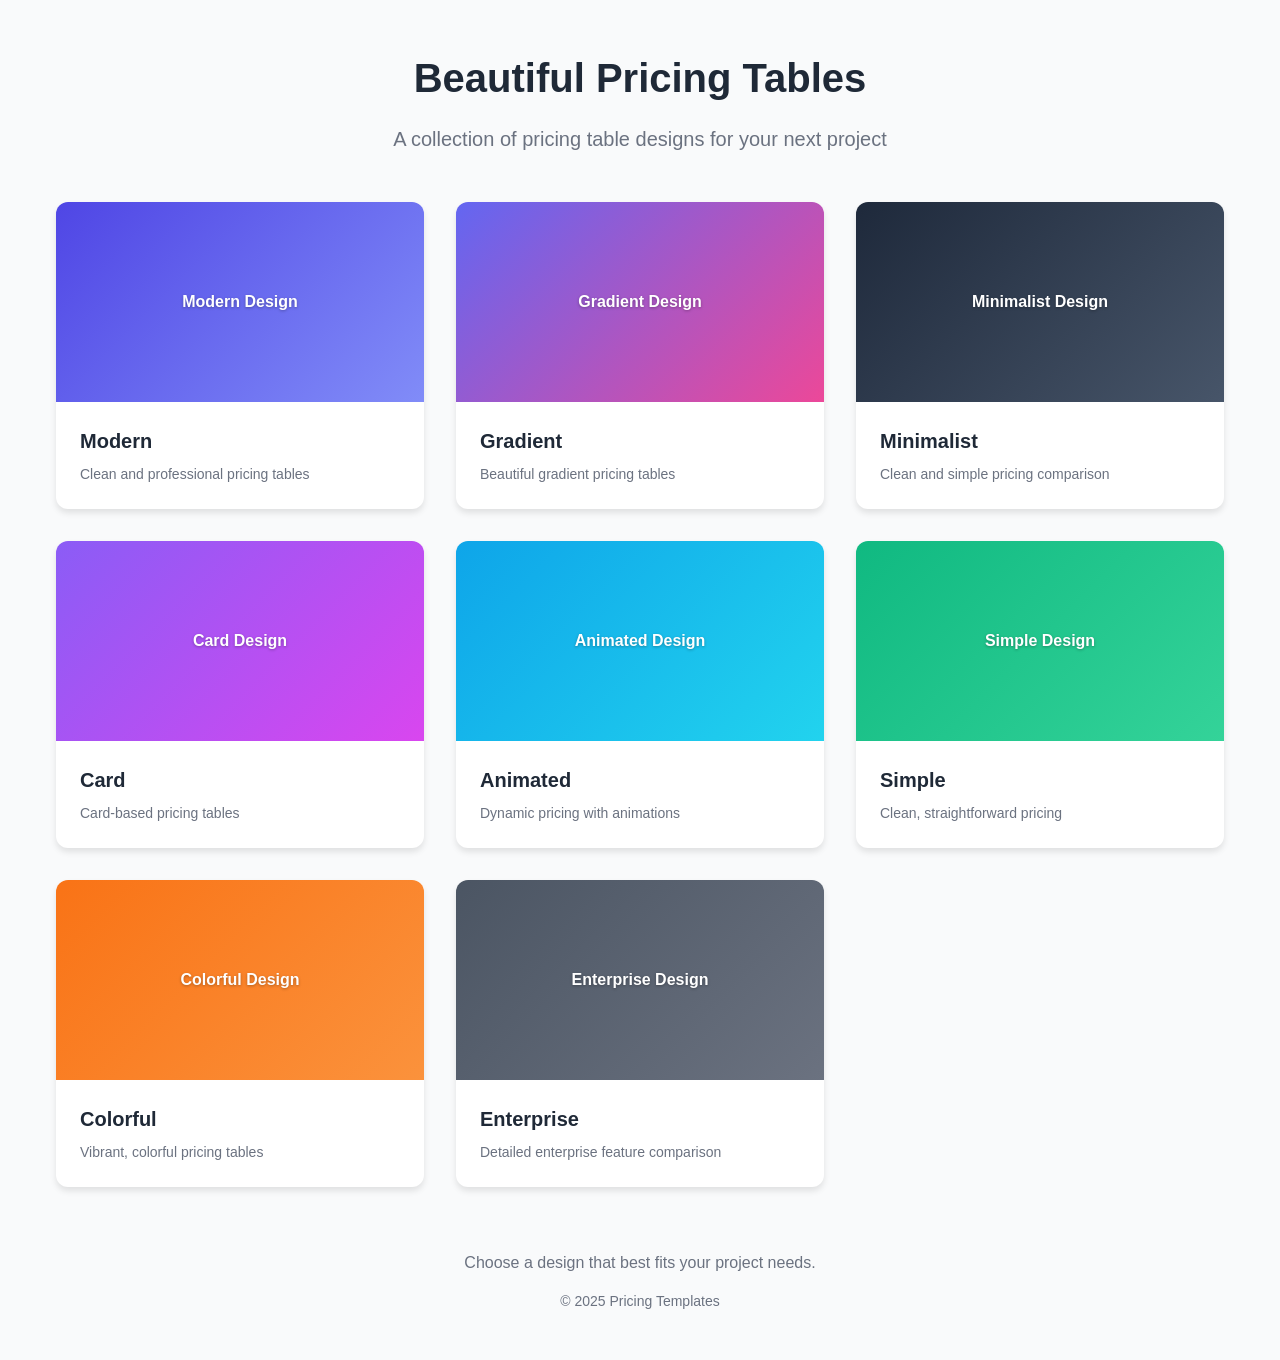
<file: app/demo/price-palette-perfect/index.html>
<!DOCTYPE html>
<html lang="en">
<head>
  <meta charset="UTF-8">
  <meta name="viewport" content="width=device-width, initial-scale=1.0">
  <title>Pricing Table Templates</title>
  <link rel="stylesheet" href="styles.css">
</head>
<body>
  <div class="container">
    <header class="main-header">
      <h1>Beautiful Pricing Tables</h1>
      <p>A collection of pricing table designs for your next project</p>
    </header>

    <div class="template-grid">
      <a href="modern/index.html" class="template-card">
        <div class="card-preview">
          <div class="preview-image preview-modern">Modern Design</div>
        </div>
        <div class="card-info">
          <h3>Modern</h3>
          <p>Clean and professional pricing tables</p>
        </div>
      </a>
      
      <a href="gradient/index.html" class="template-card">
        <div class="card-preview">
          <div class="preview-image preview-gradient">Gradient Design</div>
        </div>
        <div class="card-info">
          <h3>Gradient</h3>
          <p>Beautiful gradient pricing tables</p>
        </div>
      </a>
      
      <a href="minimalist/index.html" class="template-card">
        <div class="card-preview">
          <div class="preview-image preview-minimalist">Minimalist Design</div>
        </div>
        <div class="card-info">
          <h3>Minimalist</h3>
          <p>Clean and simple pricing comparison</p>
        </div>
      </a>
      
      <a href="card/index.html" class="template-card">
        <div class="card-preview">
          <div class="preview-image preview-card">Card Design</div>
        </div>
        <div class="card-info">
          <h3>Card</h3>
          <p>Card-based pricing tables</p>
        </div>
      </a>
      
      <a href="animated/index.html" class="template-card">
        <div class="card-preview">
          <div class="preview-image preview-animated">Animated Design</div>
        </div>
        <div class="card-info">
          <h3>Animated</h3>
          <p>Dynamic pricing with animations</p>
        </div>
      </a>
      
      <a href="simple/index.html" class="template-card">
        <div class="card-preview">
          <div class="preview-image preview-simple">Simple Design</div>
        </div>
        <div class="card-info">
          <h3>Simple</h3>
          <p>Clean, straightforward pricing</p>
        </div>
      </a>
      
      <a href="colorful/index.html" class="template-card">
        <div class="card-preview">
          <div class="preview-image preview-colorful">Colorful Design</div>
        </div>
        <div class="card-info">
          <h3>Colorful</h3>
          <p>Vibrant, colorful pricing tables</p>
        </div>
      </a>
      
      <a href="enterprise/index.html" class="template-card">
        <div class="card-preview">
          <div class="preview-image preview-enterprise">Enterprise Design</div>
        </div>
        <div class="card-info">
          <h3>Enterprise</h3>
          <p>Detailed enterprise feature comparison</p>
        </div>
      </a>
    </div>

    <footer class="main-footer">
      <p>Choose a design that best fits your project needs.</p>
      <p class="copyright">© 2025 Pricing Templates</p>
    </footer>
  </div>
</body>
</html>
</file>
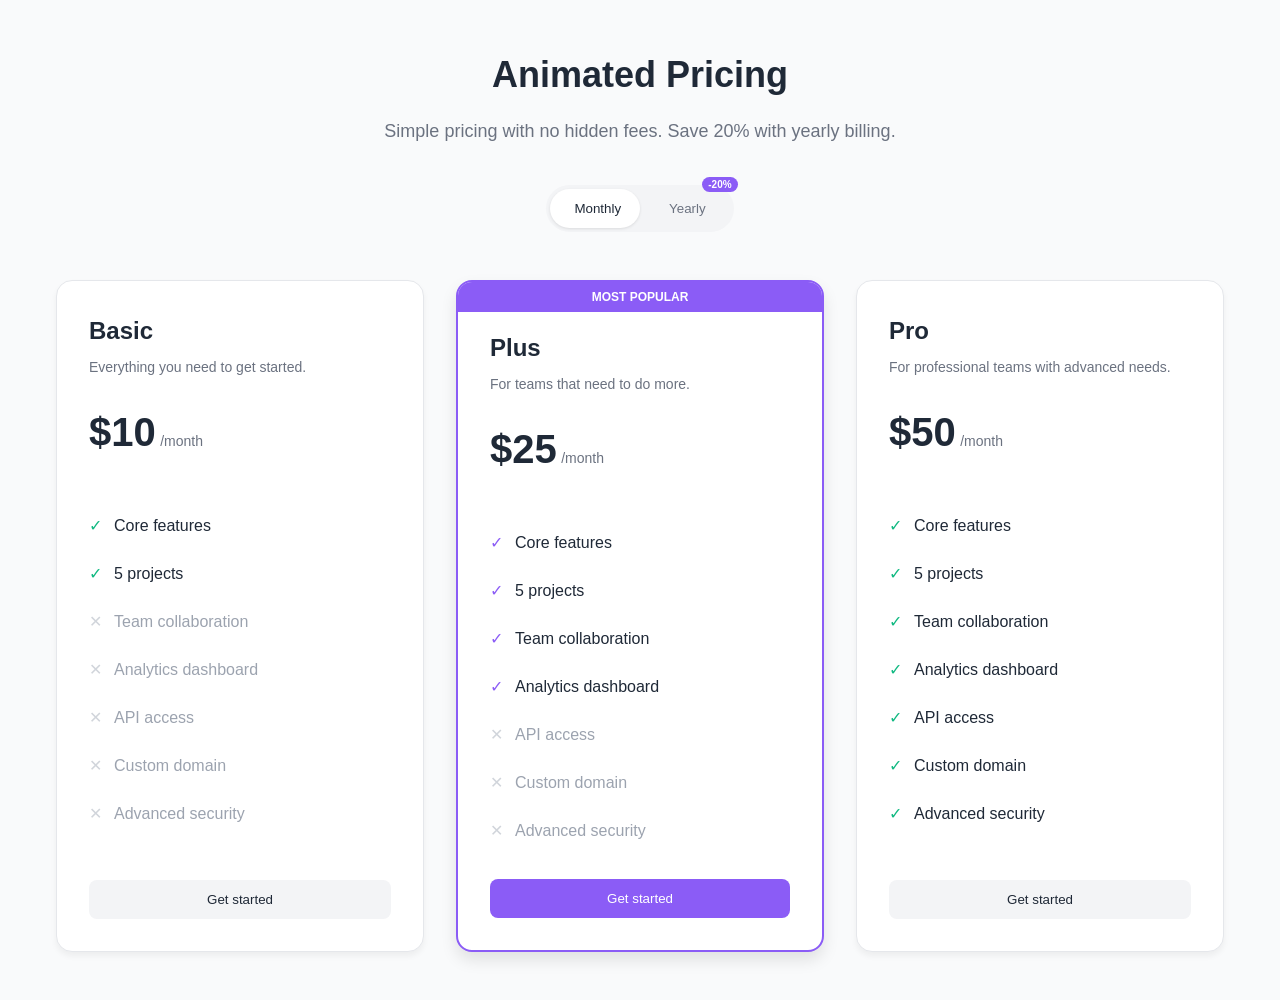
<file: app/demo/price-palette-perfect/animated/index.html>
<!DOCTYPE html>
<html lang="en">
<head>
  <meta charset="UTF-8">
  <meta name="viewport" content="width=device-width, initial-scale=1.0">
  <title>Animated Pricing Table</title>
  <link rel="stylesheet" href="styles.css">
</head>
<body>
  <div class="container">
    <div class="header">
      <h1>Animated Pricing</h1>
      <p>Simple pricing with no hidden fees. Save 20% with yearly billing.</p>
    </div>

    <div class="billing-toggle">
      <button class="toggle-option active" data-interval="monthly">Monthly</button>
      <button class="toggle-option" data-interval="yearly">Yearly <span class="discount">-20%</span></button>
      <div class="toggle-slider"></div>
    </div>

    <div class="pricing-table">
      <div class="pricing-card" data-aos="fade-up" data-aos-delay="100">
        <div class="card-header">
          <h3>Basic</h3>
          <p>Everything you need to get started.</p>
          <div class="price" data-monthly="$10" data-yearly="$8">
            <span class="amount">$10</span>
            <span class="period">/month</span>
          </div>
        </div>
        <div class="card-content">
          <ul class="features">
            <li class="feature">
              <span class="check-icon">✓</span>
              <span>Core features</span>
            </li>
            <li class="feature">
              <span class="check-icon">✓</span>
              <span>5 projects</span>
            </li>
            <li class="feature inactive">
              <span class="cross-icon">✕</span>
              <span>Team collaboration</span>
            </li>
            <li class="feature inactive">
              <span class="cross-icon">✕</span>
              <span>Analytics dashboard</span>
            </li>
            <li class="feature inactive">
              <span class="cross-icon">✕</span>
              <span>API access</span>
            </li>
            <li class="feature inactive">
              <span class="cross-icon">✕</span>
              <span>Custom domain</span>
            </li>
            <li class="feature inactive">
              <span class="cross-icon">✕</span>
              <span>Advanced security</span>
            </li>
          </ul>
        </div>
        <div class="card-footer">
          <button class="button">Get started</button>
        </div>
      </div>

      <div class="pricing-card popular" data-aos="fade-up" data-aos-delay="200">
        <div class="popular-badge">MOST POPULAR</div>
        <div class="card-header">
          <h3>Plus</h3>
          <p>For teams that need to do more.</p>
          <div class="price" data-monthly="$25" data-yearly="$20">
            <span class="amount">$25</span>
            <span class="period">/month</span>
          </div>
        </div>
        <div class="card-content">
          <ul class="features">
            <li class="feature">
              <span class="check-icon popular">✓</span>
              <span>Core features</span>
            </li>
            <li class="feature">
              <span class="check-icon popular">✓</span>
              <span>5 projects</span>
            </li>
            <li class="feature">
              <span class="check-icon popular">✓</span>
              <span>Team collaboration</span>
            </li>
            <li class="feature">
              <span class="check-icon popular">✓</span>
              <span>Analytics dashboard</span>
            </li>
            <li class="feature inactive">
              <span class="cross-icon">✕</span>
              <span>API access</span>
            </li>
            <li class="feature inactive">
              <span class="cross-icon">✕</span>
              <span>Custom domain</span>
            </li>
            <li class="feature inactive">
              <span class="cross-icon">✕</span>
              <span>Advanced security</span>
            </li>
          </ul>
        </div>
        <div class="card-footer">
          <button class="button popular-button">Get started</button>
        </div>
      </div>

      <div class="pricing-card" data-aos="fade-up" data-aos-delay="300">
        <div class="card-header">
          <h3>Pro</h3>
          <p>For professional teams with advanced needs.</p>
          <div class="price" data-monthly="$50" data-yearly="$40">
            <span class="amount">$50</span>
            <span class="period">/month</span>
          </div>
        </div>
        <div class="card-content">
          <ul class="features">
            <li class="feature">
              <span class="check-icon">✓</span>
              <span>Core features</span>
            </li>
            <li class="feature">
              <span class="check-icon">✓</span>
              <span>5 projects</span>
            </li>
            <li class="feature">
              <span class="check-icon">✓</span>
              <span>Team collaboration</span>
            </li>
            <li class="feature">
              <span class="check-icon">✓</span>
              <span>Analytics dashboard</span>
            </li>
            <li class="feature">
              <span class="check-icon">✓</span>
              <span>API access</span>
            </li>
            <li class="feature">
              <span class="check-icon">✓</span>
              <span>Custom domain</span>
            </li>
            <li class="feature">
              <span class="check-icon">✓</span>
              <span>Advanced security</span>
            </li>
          </ul>
        </div>
        <div class="card-footer">
          <button class="button">Get started</button>
        </div>
      </div>
    </div>
  </div>

  <script>
    document.addEventListener('DOMContentLoaded', function() {
      const toggleOptions = document.querySelectorAll('.toggle-option');
      const toggleSlider = document.querySelector('.toggle-slider');
      const prices = document.querySelectorAll('.price');
      
      // Initialize with animations
      document.querySelectorAll('.pricing-card').forEach((card, index) => {
        setTimeout(() => {
          card.classList.add('show');
        }, 100 * index);
      });
      
      toggleOptions.forEach(option => {
        option.addEventListener('click', function() {
          const interval = this.dataset.interval;
          
          // Update toggle state
          toggleOptions.forEach(opt => opt.classList.remove('active'));
          this.classList.add('active');
          
          // Move the slider
          if (interval === 'yearly') {
            toggleSlider.style.transform = 'translateX(100%)';
          } else {
            toggleSlider.style.transform = 'translateX(0)';
          }
          
          // Update prices with animation
          prices.forEach(price => {
            const currentPrice = price.querySelector('.amount');
            const newPrice = price.dataset[interval];
            const period = interval === 'yearly' ? '/month, billed yearly' : '/month';
            
            // Animate price change
            currentPrice.style.transform = 'translateY(-20px)';
            currentPrice.style.opacity = '0';
            
            setTimeout(() => {
              currentPrice.textContent = newPrice;
              price.querySelector('.period').textContent = period;
              currentPrice.style.transform = 'translateY(0)';
              currentPrice.style.opacity = '1';
            }, 200);
          });
        });
      });
    });
  </script>
</body>
</html>
</file>
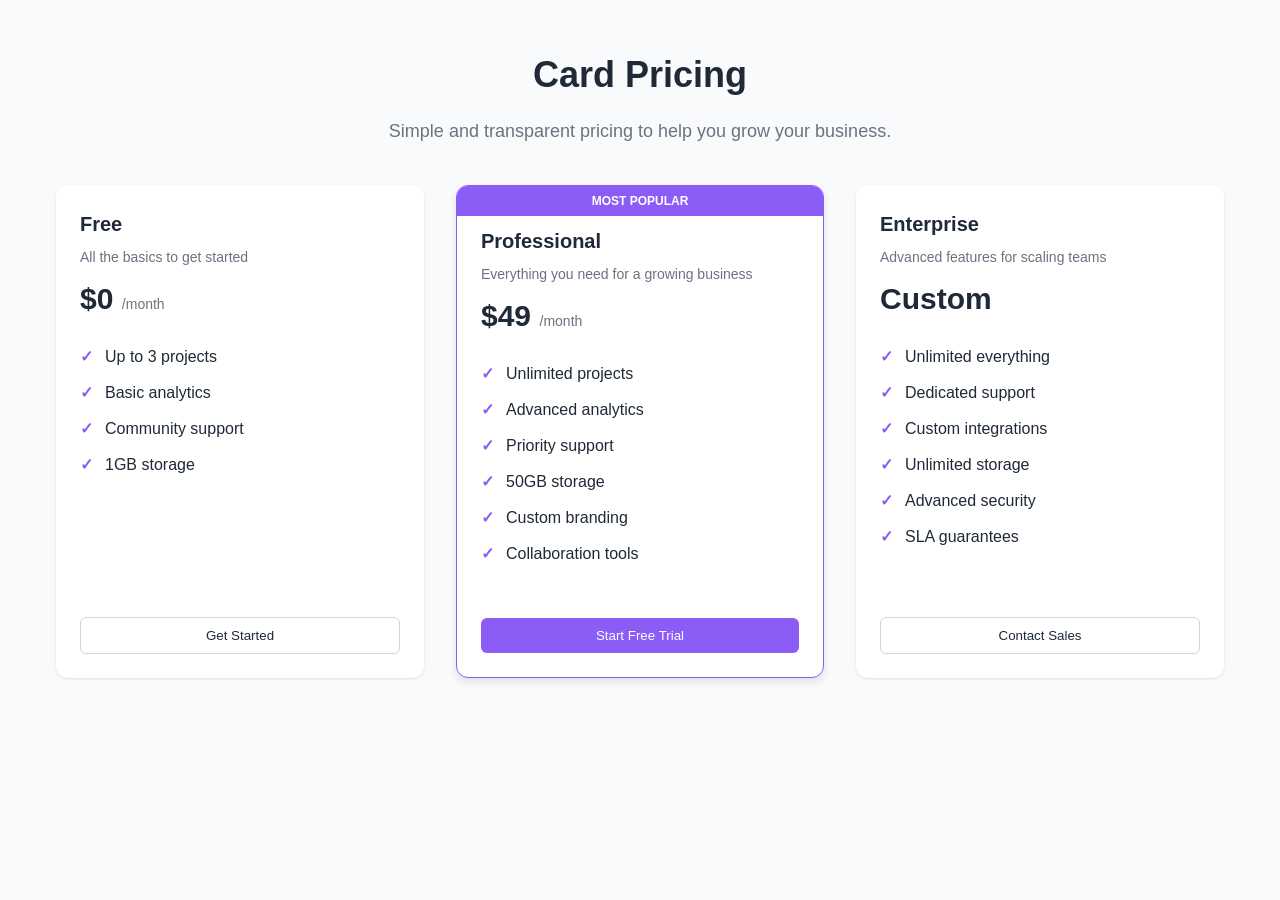
<file: app/demo/price-palette-perfect/card/index.html>
<!DOCTYPE html>
<html lang="en">
<head>
  <meta charset="UTF-8">
  <meta name="viewport" content="width=device-width, initial-scale=1.0">
  <title>Card Pricing Table</title>
  <link rel="stylesheet" href="styles.css">
</head>
<body>
  <div class="container">
    <div class="header">
      <h1>Card Pricing</h1>
      <p>Simple and transparent pricing to help you grow your business.</p>
    </div>

    <div class="pricing-table">
      <div class="pricing-card">
        <div class="card-header">
          <h3>Free</h3>
          <p>All the basics to get started</p>
          <div class="price">
            <span class="amount">$0</span>
            <span class="period">/month</span>
          </div>
        </div>
        <div class="card-content">
          <ul class="features">
            <li class="feature">
              <span class="check-icon">✓</span>
              <span>Up to 3 projects</span>
            </li>
            <li class="feature">
              <span class="check-icon">✓</span>
              <span>Basic analytics</span>
            </li>
            <li class="feature">
              <span class="check-icon">✓</span>
              <span>Community support</span>
            </li>
            <li class="feature">
              <span class="check-icon">✓</span>
              <span>1GB storage</span>
            </li>
          </ul>
        </div>
        <div class="card-footer">
          <button class="button button-outline">Get Started</button>
        </div>
      </div>

      <div class="pricing-card popular">
        <div class="popular-badge">MOST POPULAR</div>
        <div class="card-header">
          <h3>Professional</h3>
          <p>Everything you need for a growing business</p>
          <div class="price">
            <span class="amount">$49</span>
            <span class="period">/month</span>
          </div>
        </div>
        <div class="card-content">
          <ul class="features">
            <li class="feature">
              <span class="check-icon">✓</span>
              <span>Unlimited projects</span>
            </li>
            <li class="feature">
              <span class="check-icon">✓</span>
              <span>Advanced analytics</span>
            </li>
            <li class="feature">
              <span class="check-icon">✓</span>
              <span>Priority support</span>
            </li>
            <li class="feature">
              <span class="check-icon">✓</span>
              <span>50GB storage</span>
            </li>
            <li class="feature">
              <span class="check-icon">✓</span>
              <span>Custom branding</span>
            </li>
            <li class="feature">
              <span class="check-icon">✓</span>
              <span>Collaboration tools</span>
            </li>
          </ul>
        </div>
        <div class="card-footer">
          <button class="button button-primary">Start Free Trial</button>
        </div>
      </div>

      <div class="pricing-card">
        <div class="card-header">
          <h3>Enterprise</h3>
          <p>Advanced features for scaling teams</p>
          <div class="price">
            <span class="amount">Custom</span>
          </div>
        </div>
        <div class="card-content">
          <ul class="features">
            <li class="feature">
              <span class="check-icon">✓</span>
              <span>Unlimited everything</span>
            </li>
            <li class="feature">
              <span class="check-icon">✓</span>
              <span>Dedicated support</span>
            </li>
            <li class="feature">
              <span class="check-icon">✓</span>
              <span>Custom integrations</span>
            </li>
            <li class="feature">
              <span class="check-icon">✓</span>
              <span>Unlimited storage</span>
            </li>
            <li class="feature">
              <span class="check-icon">✓</span>
              <span>Advanced security</span>
            </li>
            <li class="feature">
              <span class="check-icon">✓</span>
              <span>SLA guarantees</span>
            </li>
          </ul>
        </div>
        <div class="card-footer">
          <button class="button button-outline">Contact Sales</button>
        </div>
      </div>
    </div>
  </div>
</body>
</html>
</file>
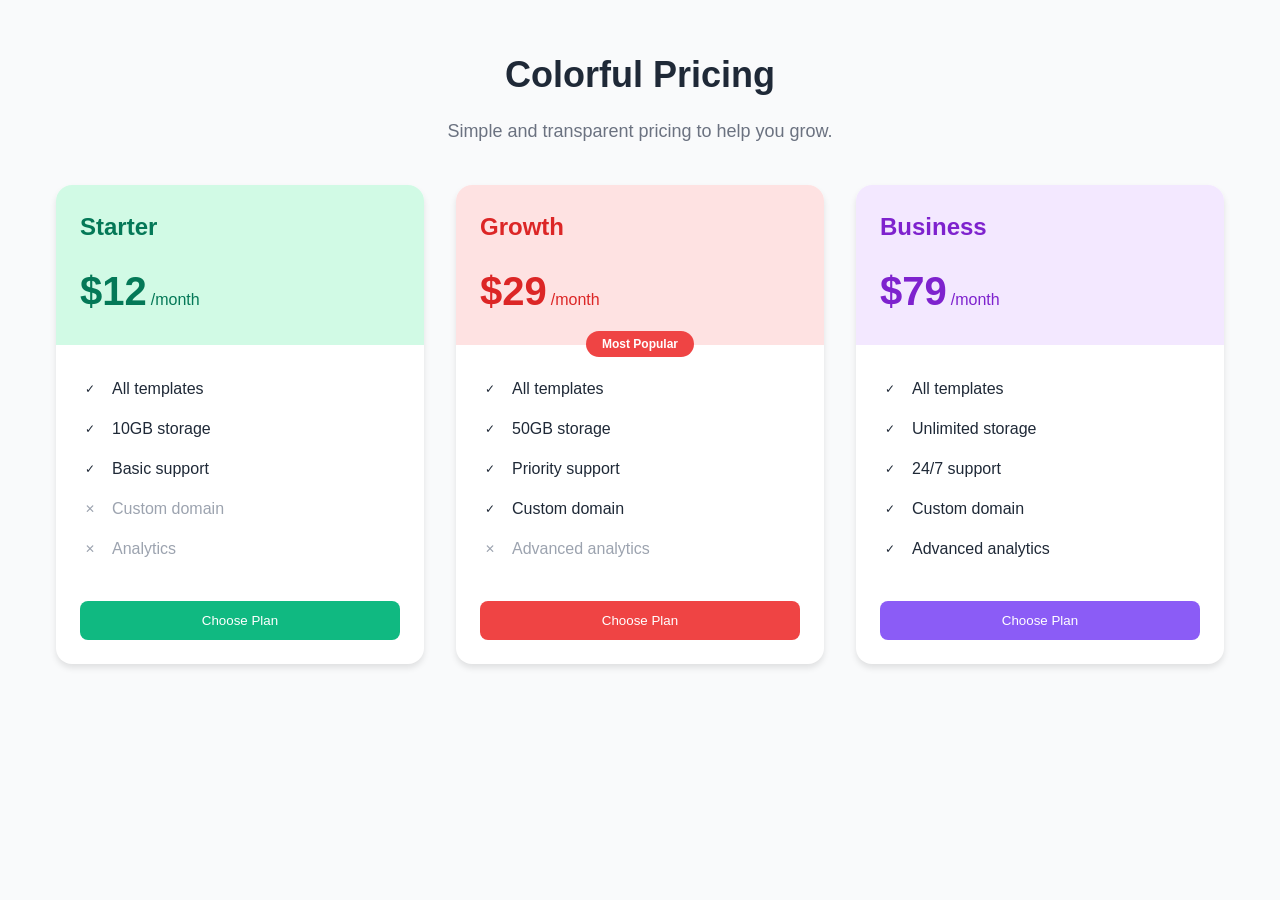
<file: app/demo/price-palette-perfect/colorful/index.html>
<!DOCTYPE html>
<html lang="en">
<head>
  <meta charset="UTF-8">
  <meta name="viewport" content="width=device-width, initial-scale=1.0">
  <title>Colorful Pricing Table</title>
  <link rel="stylesheet" href="styles.css">
</head>
<body>
  <div class="container">
    <div class="header">
      <h1>Colorful Pricing</h1>
      <p>Simple and transparent pricing to help you grow.</p>
    </div>

    <div class="pricing-table">
      <div class="pricing-card">
        <div class="card-header green">
          <h3>Starter</h3>
          <div class="price">
            <span class="amount">$12</span>
            <span class="period">/month</span>
          </div>
        </div>
        <div class="card-content">
          <ul class="features">
            <li class="feature">
              <span class="check-icon">✓</span>
              <span>All templates</span>
            </li>
            <li class="feature">
              <span class="check-icon">✓</span>
              <span>10GB storage</span>
            </li>
            <li class="feature">
              <span class="check-icon">✓</span>
              <span>Basic support</span>
            </li>
            <li class="feature inactive">
              <span class="cross-icon">✕</span>
              <span>Custom domain</span>
            </li>
            <li class="feature inactive">
              <span class="cross-icon">✕</span>
              <span>Analytics</span>
            </li>
          </ul>
          <button class="button green-button">Choose Plan</button>
        </div>
      </div>

      <div class="pricing-card">
        <div class="card-header red">
          <h3>Growth</h3>
          <div class="price">
            <span class="amount">$29</span>
            <span class="period">/month</span>
          </div>
          <div class="popular-tag">Most Popular</div>
        </div>
        <div class="card-content">
          <ul class="features">
            <li class="feature">
              <span class="check-icon">✓</span>
              <span>All templates</span>
            </li>
            <li class="feature">
              <span class="check-icon">✓</span>
              <span>50GB storage</span>
            </li>
            <li class="feature">
              <span class="check-icon">✓</span>
              <span>Priority support</span>
            </li>
            <li class="feature">
              <span class="check-icon">✓</span>
              <span>Custom domain</span>
            </li>
            <li class="feature inactive">
              <span class="cross-icon">✕</span>
              <span>Advanced analytics</span>
            </li>
          </ul>
          <button class="button red-button">Choose Plan</button>
        </div>
      </div>

      <div class="pricing-card">
        <div class="card-header purple">
          <h3>Business</h3>
          <div class="price">
            <span class="amount">$79</span>
            <span class="period">/month</span>
          </div>
        </div>
        <div class="card-content">
          <ul class="features">
            <li class="feature">
              <span class="check-icon">✓</span>
              <span>All templates</span>
            </li>
            <li class="feature">
              <span class="check-icon">✓</span>
              <span>Unlimited storage</span>
            </li>
            <li class="feature">
              <span class="check-icon">✓</span>
              <span>24/7 support</span>
            </li>
            <li class="feature">
              <span class="check-icon">✓</span>
              <span>Custom domain</span>
            </li>
            <li class="feature">
              <span class="check-icon">✓</span>
              <span>Advanced analytics</span>
            </li>
          </ul>
          <button class="button purple-button">Choose Plan</button>
        </div>
      </div>
    </div>
  </div>
</body>
</html>
</file>
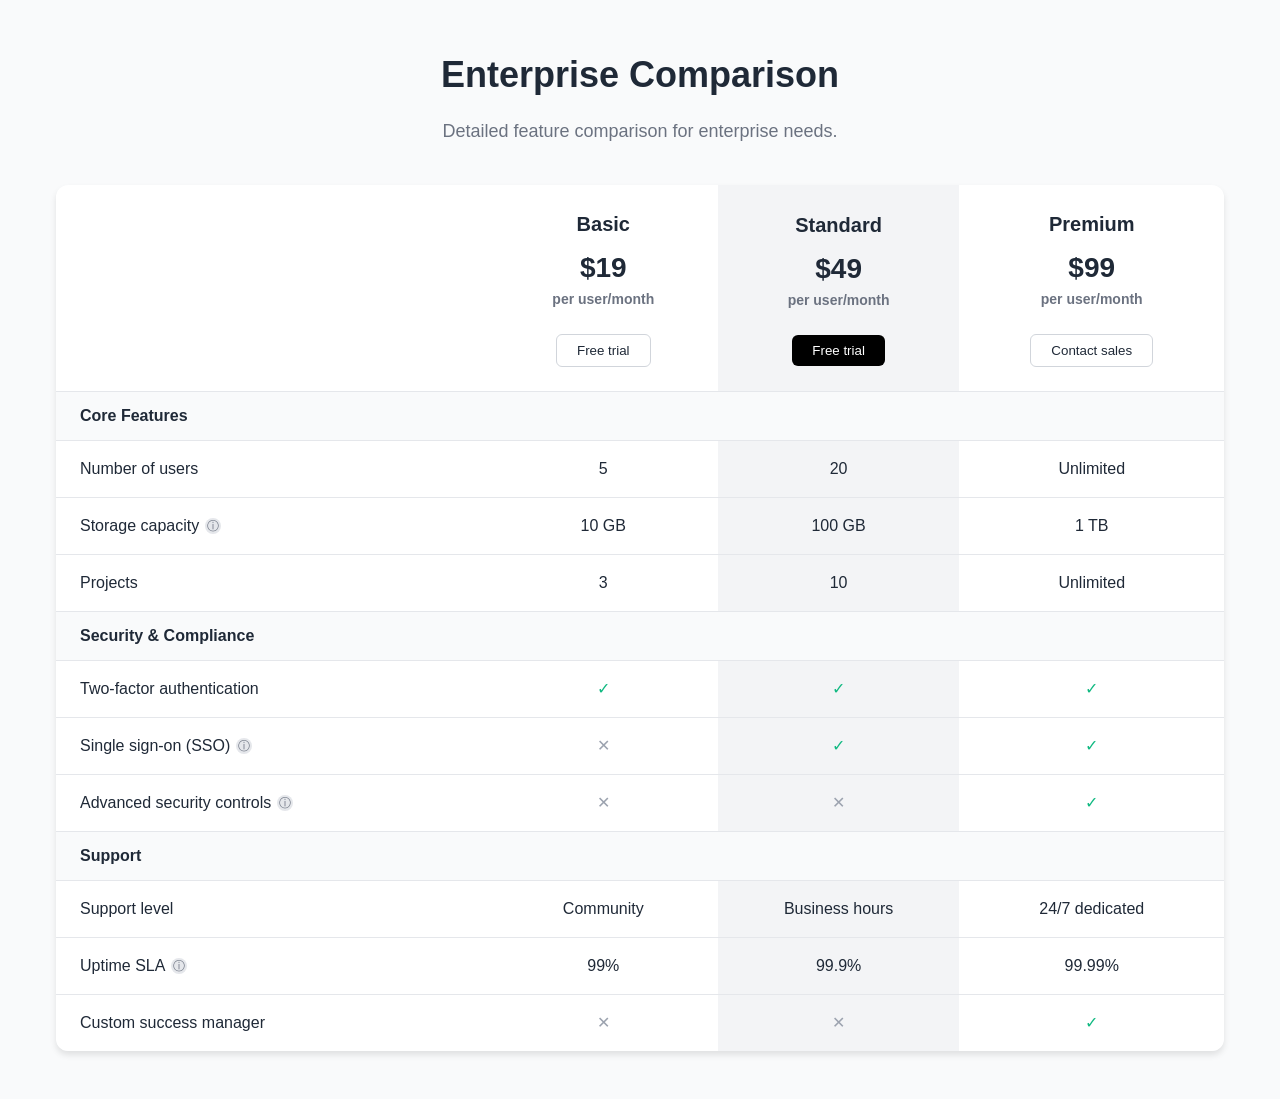
<file: app/demo/price-palette-perfect/enterprise/index.html>
<!DOCTYPE html>
<html lang="en">
<head>
  <meta charset="UTF-8">
  <meta name="viewport" content="width=device-width, initial-scale=1.0">
  <title>Enterprise Comparison Table</title>
  <link rel="stylesheet" href="styles.css">
</head>
<body>
  <div class="container">
    <div class="header">
      <h1>Enterprise Comparison</h1>
      <p>Detailed feature comparison for enterprise needs.</p>
    </div>

    <div class="comparison-wrapper">
      <table class="comparison-table">
        <thead>
          <tr>
            <th></th>
            <th>
              <div class="plan-name">Basic</div>
              <div class="plan-price">$19</div>
              <div class="plan-period">per user/month</div>
              <button class="button button-outline">Free trial</button>
            </th>
            <th class="highlighted-column">
              <div class="plan-name">Standard</div>
              <div class="plan-price">$49</div>
              <div class="plan-period">per user/month</div>
              <button class="button button-filled">Free trial</button>
            </th>
            <th>
              <div class="plan-name">Premium</div>
              <div class="plan-price">$99</div>
              <div class="plan-period">per user/month</div>
              <button class="button button-outline">Contact sales</button>
            </th>
          </tr>
        </thead>
        <tbody>
          <tr class="category-row">
            <td colspan="4">Core Features</td>
          </tr>
          <tr>
            <td>Number of users</td>
            <td>5</td>
            <td class="highlighted-column">20</td>
            <td>Unlimited</td>
          </tr>
          <tr>
            <td>
              <div class="feature-with-tooltip">
                Storage capacity
                <span class="tooltip-icon" title="Storage for all your documents and files">ⓘ</span>
              </div>
            </td>
            <td>10 GB</td>
            <td class="highlighted-column">100 GB</td>
            <td>1 TB</td>
          </tr>
          <tr>
            <td>Projects</td>
            <td>3</td>
            <td class="highlighted-column">10</td>
            <td>Unlimited</td>
          </tr>
          <tr class="category-row">
            <td colspan="4">Security &amp; Compliance</td>
          </tr>
          <tr>
            <td>Two-factor authentication</td>
            <td><span class="check">✓</span></td>
            <td class="highlighted-column"><span class="check">✓</span></td>
            <td><span class="check">✓</span></td>
          </tr>
          <tr>
            <td>
              <div class="feature-with-tooltip">
                Single sign-on (SSO)
                <span class="tooltip-icon" title="Authenticate using your organization's identity provider">ⓘ</span>
              </div>
            </td>
            <td><span class="cross">✕</span></td>
            <td class="highlighted-column"><span class="check">✓</span></td>
            <td><span class="check">✓</span></td>
          </tr>
          <tr>
            <td>
              <div class="feature-with-tooltip">
                Advanced security controls
                <span class="tooltip-icon" title="Custom security policies, IP restrictions, and audit logs">ⓘ</span>
              </div>
            </td>
            <td><span class="cross">✕</span></td>
            <td class="highlighted-column"><span class="cross">✕</span></td>
            <td><span class="check">✓</span></td>
          </tr>
          <tr class="category-row">
            <td colspan="4">Support</td>
          </tr>
          <tr>
            <td>Support level</td>
            <td>Community</td>
            <td class="highlighted-column">Business hours</td>
            <td>24/7 dedicated</td>
          </tr>
          <tr>
            <td>
              <div class="feature-with-tooltip">
                Uptime SLA
                <span class="tooltip-icon" title="Guaranteed system availability">ⓘ</span>
              </div>
            </td>
            <td>99%</td>
            <td class="highlighted-column">99.9%</td>
            <td>99.99%</td>
          </tr>
          <tr>
            <td>Custom success manager</td>
            <td><span class="cross">✕</span></td>
            <td class="highlighted-column"><span class="cross">✕</span></td>
            <td><span class="check">✓</span></td>
          </tr>
        </tbody>
      </table>
    </div>
  </div>

  <script>
    // Simple tooltip functionality
    document.addEventListener('DOMContentLoaded', function() {
      const tooltips = document.querySelectorAll('.tooltip-icon');
      tooltips.forEach(tooltip => {
        tooltip.addEventListener('mouseover', function() {
          const title = this.getAttribute('title');
          this.setAttribute('data-title', title);
          this.removeAttribute('title');
          
          const tooltipDiv = document.createElement('div');
          tooltipDiv.className = 'tooltip';
          tooltipDiv.textContent = title;
          document.body.appendChild(tooltipDiv);
          
          const rect = this.getBoundingClientRect();
          tooltipDiv.style.top = rect.top - tooltipDiv.offsetHeight - 10 + 'px';
          tooltipDiv.style.left = rect.left - (tooltipDiv.offsetWidth / 2) + (this.offsetWidth / 2) + 'px';
        });
        
        tooltip.addEventListener('mouseout', function() {
          const title = this.getAttribute('data-title');
          this.setAttribute('title', title);
          this.removeAttribute('data-title');
          
          const tooltips = document.querySelectorAll('.tooltip');
          tooltips.forEach(t => t.remove());
        });
      });
    });
  </script>
</body>
</html>
</file>
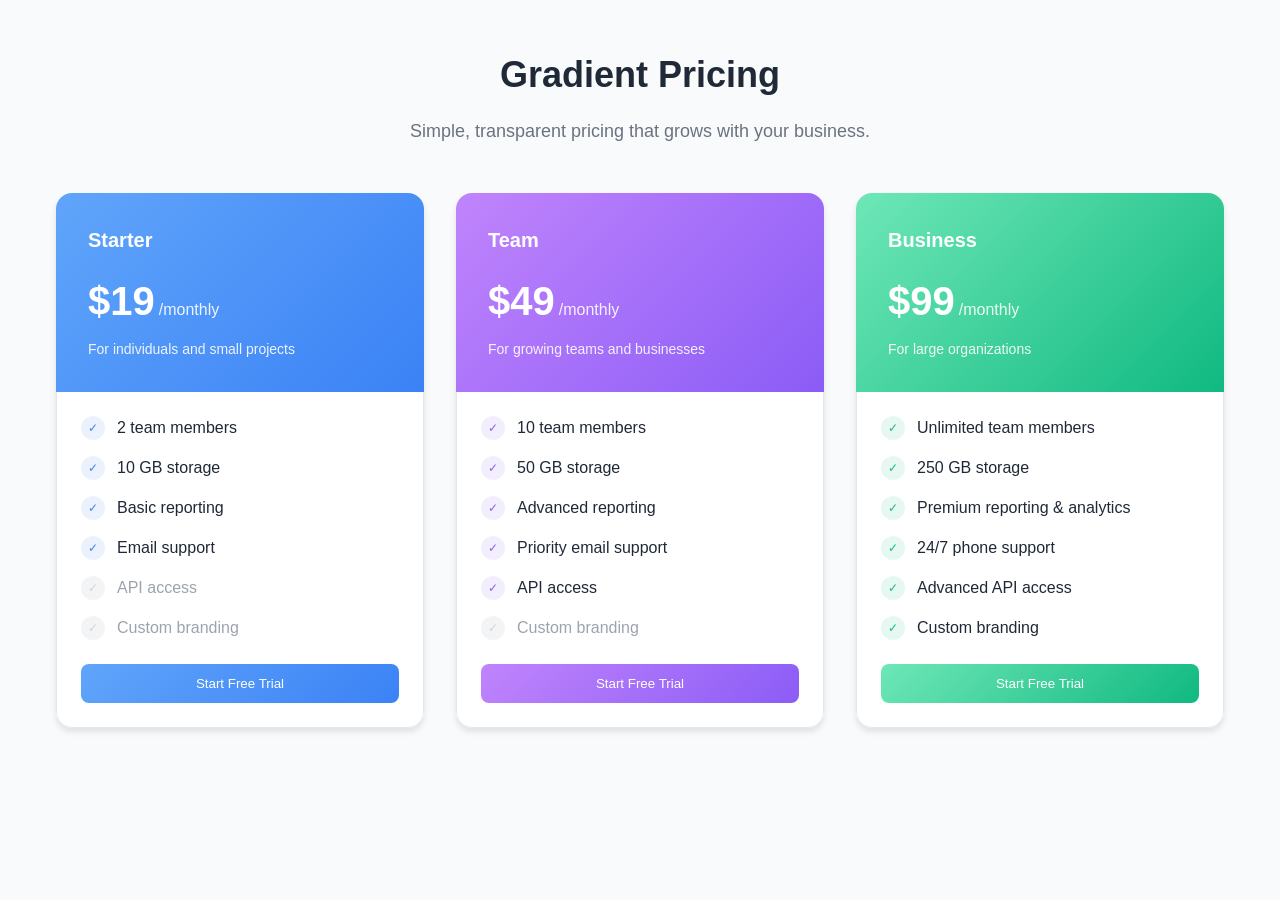
<file: app/demo/price-palette-perfect/gradient/index.html>
<!DOCTYPE html>
<html lang="en">
<head>
  <meta charset="UTF-8">
  <meta name="viewport" content="width=device-width, initial-scale=1.0">
  <title>Gradient Pricing Table</title>
  <link rel="stylesheet" href="styles.css">
</head>
<body>
  <div class="container">
    <div class="header">
      <h1>Gradient Pricing</h1>
      <p>Simple, transparent pricing that grows with your business.</p>
    </div>

    <div class="pricing-table">
      <div class="pricing-card">
        <div class="card-header blue-gradient">
          <h3>Starter</h3>
          <div class="price">
            <span class="amount">$19</span>
            <span class="period">/monthly</span>
          </div>
          <p>For individuals and small projects</p>
        </div>
        <div class="card-content">
          <div class="features">
            <div class="feature">
              <div class="feature-icon blue">✓</div>
              <span>2 team members</span>
            </div>
            <div class="feature">
              <div class="feature-icon blue">✓</div>
              <span>10 GB storage</span>
            </div>
            <div class="feature">
              <div class="feature-icon blue">✓</div>
              <span>Basic reporting</span>
            </div>
            <div class="feature">
              <div class="feature-icon blue">✓</div>
              <span>Email support</span>
            </div>
            <div class="feature inactive">
              <div class="feature-icon">✓</div>
              <span>API access</span>
            </div>
            <div class="feature inactive">
              <div class="feature-icon">✓</div>
              <span>Custom branding</span>
            </div>
          </div>
          <button class="button blue-gradient">Start Free Trial</button>
        </div>
      </div>

      <div class="pricing-card">
        <div class="card-header purple-gradient">
          <h3>Team</h3>
          <div class="price">
            <span class="amount">$49</span>
            <span class="period">/monthly</span>
          </div>
          <p>For growing teams and businesses</p>
        </div>
        <div class="card-content">
          <div class="features">
            <div class="feature">
              <div class="feature-icon purple">✓</div>
              <span>10 team members</span>
            </div>
            <div class="feature">
              <div class="feature-icon purple">✓</div>
              <span>50 GB storage</span>
            </div>
            <div class="feature">
              <div class="feature-icon purple">✓</div>
              <span>Advanced reporting</span>
            </div>
            <div class="feature">
              <div class="feature-icon purple">✓</div>
              <span>Priority email support</span>
            </div>
            <div class="feature">
              <div class="feature-icon purple">✓</div>
              <span>API access</span>
            </div>
            <div class="feature inactive">
              <div class="feature-icon">✓</div>
              <span>Custom branding</span>
            </div>
          </div>
          <button class="button purple-gradient">Start Free Trial</button>
        </div>
      </div>

      <div class="pricing-card">
        <div class="card-header green-gradient">
          <h3>Business</h3>
          <div class="price">
            <span class="amount">$99</span>
            <span class="period">/monthly</span>
          </div>
          <p>For large organizations</p>
        </div>
        <div class="card-content">
          <div class="features">
            <div class="feature">
              <div class="feature-icon green">✓</div>
              <span>Unlimited team members</span>
            </div>
            <div class="feature">
              <div class="feature-icon green">✓</div>
              <span>250 GB storage</span>
            </div>
            <div class="feature">
              <div class="feature-icon green">✓</div>
              <span>Premium reporting & analytics</span>
            </div>
            <div class="feature">
              <div class="feature-icon green">✓</div>
              <span>24/7 phone support</span>
            </div>
            <div class="feature">
              <div class="feature-icon green">✓</div>
              <span>Advanced API access</span>
            </div>
            <div class="feature">
              <div class="feature-icon green">✓</div>
              <span>Custom branding</span>
            </div>
          </div>
          <button class="button green-gradient">Start Free Trial</button>
        </div>
      </div>
    </div>
  </div>
</body>
</html>
</file>
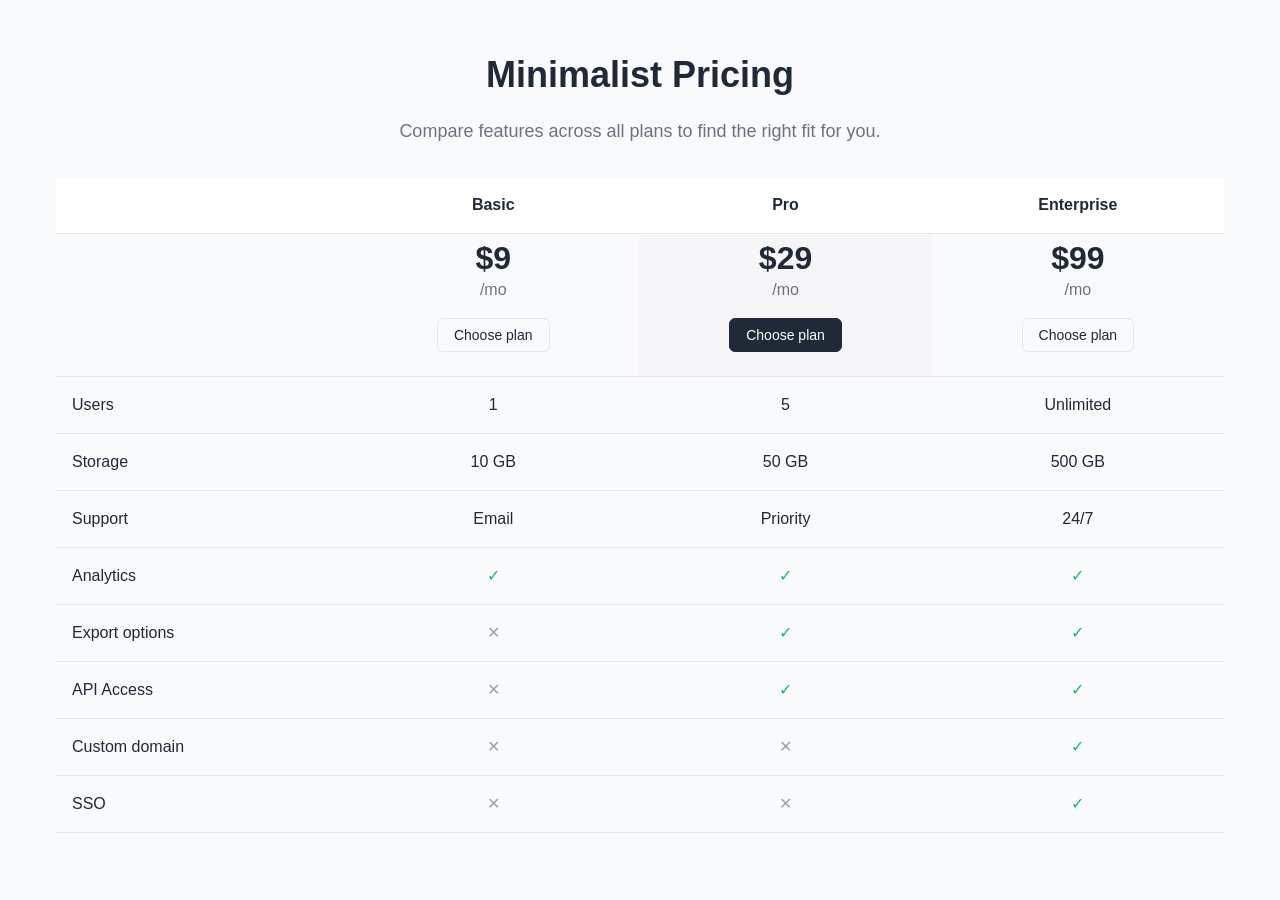
<file: app/demo/price-palette-perfect/minimalist/index.html>
<!DOCTYPE html>
<html lang="en">
<head>
  <meta charset="UTF-8">
  <meta name="viewport" content="width=device-width, initial-scale=1.0">
  <title>Minimalist Pricing Table</title>
  <link rel="stylesheet" href="styles.css">
</head>
<body>
  <div class="container">
    <div class="header">
      <h1>Minimalist Pricing</h1>
      <p>Compare features across all plans to find the right fit for you.</p>
    </div>

    <div class="pricing-comparison">
      <table class="comparison-table">
        <thead>
          <tr>
            <th></th>
            <th>Basic</th>
            <th>Pro</th>
            <th>Enterprise</th>
          </tr>
          <tr class="pricing-row">
            <td></td>
            <td>
              <div class="price">$9</div>
              <div class="period">/mo</div>
              <button class="button">Choose plan</button>
            </td>
            <td class="highlighted">
              <div class="price">$29</div>
              <div class="period">/mo</div>
              <button class="button button-dark">Choose plan</button>
            </td>
            <td>
              <div class="price">$99</div>
              <div class="period">/mo</div>
              <button class="button">Choose plan</button>
            </td>
          </tr>
        </thead>
        <tbody>
          <tr>
            <td>Users</td>
            <td>1</td>
            <td>5</td>
            <td>Unlimited</td>
          </tr>
          <tr>
            <td>Storage</td>
            <td>10 GB</td>
            <td>50 GB</td>
            <td>500 GB</td>
          </tr>
          <tr>
            <td>Support</td>
            <td>Email</td>
            <td>Priority</td>
            <td>24/7</td>
          </tr>
          <tr>
            <td>Analytics</td>
            <td><span class="check">✓</span></td>
            <td><span class="check">✓</span></td>
            <td><span class="check">✓</span></td>
          </tr>
          <tr>
            <td>Export options</td>
            <td><span class="cross">✕</span></td>
            <td><span class="check">✓</span></td>
            <td><span class="check">✓</span></td>
          </tr>
          <tr>
            <td>API Access</td>
            <td><span class="cross">✕</span></td>
            <td><span class="check">✓</span></td>
            <td><span class="check">✓</span></td>
          </tr>
          <tr>
            <td>Custom domain</td>
            <td><span class="cross">✕</span></td>
            <td><span class="cross">✕</span></td>
            <td><span class="check">✓</span></td>
          </tr>
          <tr>
            <td>SSO</td>
            <td><span class="cross">✕</span></td>
            <td><span class="cross">✕</span></td>
            <td><span class="check">✓</span></td>
          </tr>
        </tbody>
      </table>
    </div>
  </div>
</body>
</html>
</file>
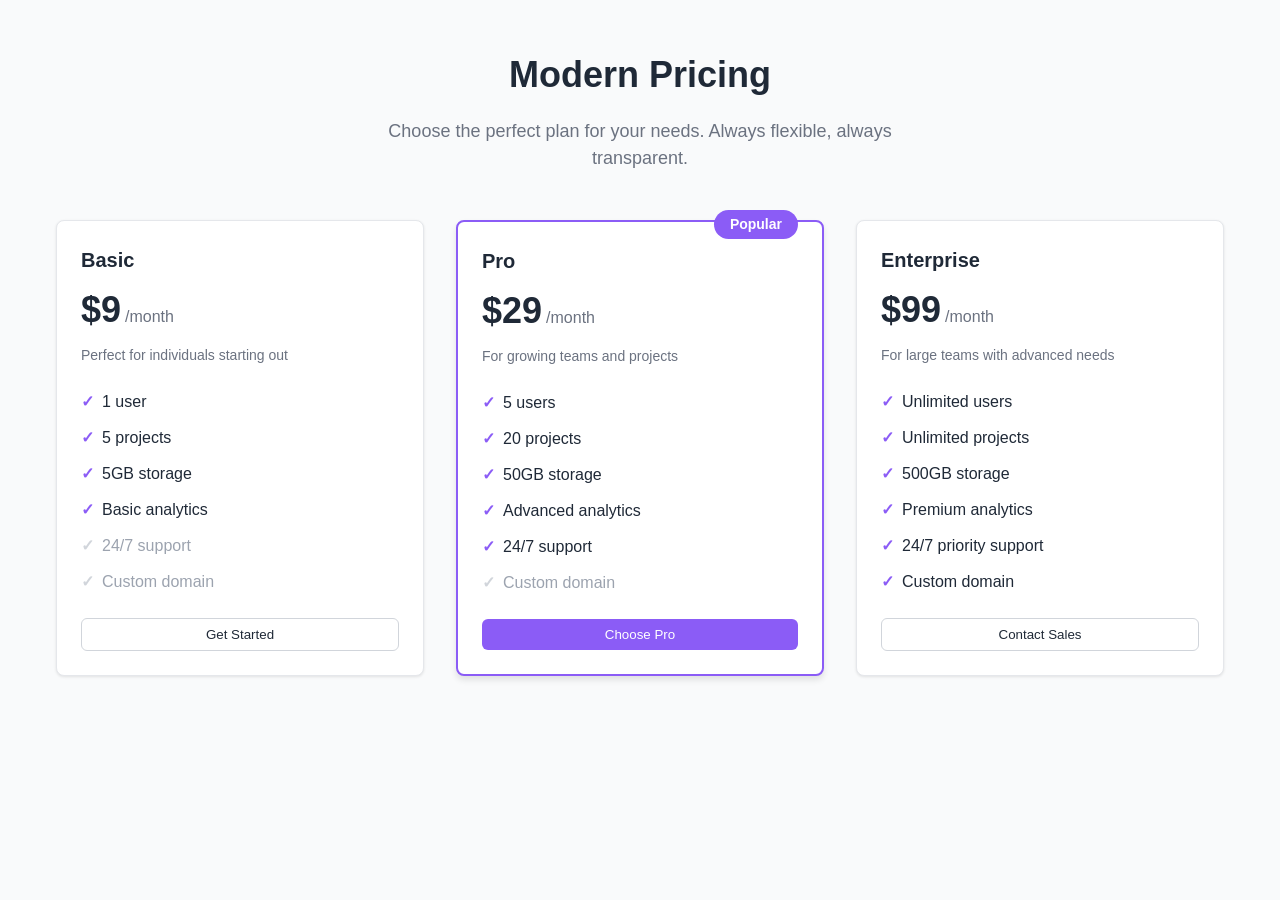
<file: app/demo/price-palette-perfect/modern/index.html>
<!DOCTYPE html>
<html lang="en">
<head>
  <meta charset="UTF-8">
  <meta name="viewport" content="width=device-width, initial-scale=1.0">
  <title>Modern Pricing Table</title>
  <link rel="stylesheet" href="styles.css">
</head>
<body>
  <div class="container">
    <div class="header">
      <h1>Modern Pricing</h1>
      <p>Choose the perfect plan for your needs. Always flexible, always transparent.</p>
    </div>

    <div class="pricing-table">
      <div class="pricing-card">
        <div class="card-header">
          <h3>Basic</h3>
          <div class="price">
            <span class="amount">$9</span>
            <span class="period">/month</span>
          </div>
          <p>Perfect for individuals starting out</p>
        </div>
        <div class="features">
          <div class="feature">
            <span class="feature-icon">✓</span>
            <span>1 user</span>
          </div>
          <div class="feature">
            <span class="feature-icon">✓</span>
            <span>5 projects</span>
          </div>
          <div class="feature">
            <span class="feature-icon">✓</span>
            <span>5GB storage</span>
          </div>
          <div class="feature">
            <span class="feature-icon">✓</span>
            <span>Basic analytics</span>
          </div>
          <div class="feature inactive">
            <span class="feature-icon">✓</span>
            <span>24/7 support</span>
          </div>
          <div class="feature inactive">
            <span class="feature-icon">✓</span>
            <span>Custom domain</span>
          </div>
        </div>
        <button class="button button-outline">Get Started</button>
      </div>

      <div class="pricing-card featured">
        <div class="badge">Popular</div>
        <div class="card-header">
          <h3>Pro</h3>
          <div class="price">
            <span class="amount">$29</span>
            <span class="period">/month</span>
          </div>
          <p>For growing teams and projects</p>
        </div>
        <div class="features">
          <div class="feature">
            <span class="feature-icon">✓</span>
            <span>5 users</span>
          </div>
          <div class="feature">
            <span class="feature-icon">✓</span>
            <span>20 projects</span>
          </div>
          <div class="feature">
            <span class="feature-icon">✓</span>
            <span>50GB storage</span>
          </div>
          <div class="feature">
            <span class="feature-icon">✓</span>
            <span>Advanced analytics</span>
          </div>
          <div class="feature">
            <span class="feature-icon">✓</span>
            <span>24/7 support</span>
          </div>
          <div class="feature inactive">
            <span class="feature-icon">✓</span>
            <span>Custom domain</span>
          </div>
        </div>
        <button class="button button-primary">Choose Pro</button>
      </div>

      <div class="pricing-card">
        <div class="card-header">
          <h3>Enterprise</h3>
          <div class="price">
            <span class="amount">$99</span>
            <span class="period">/month</span>
          </div>
          <p>For large teams with advanced needs</p>
        </div>
        <div class="features">
          <div class="feature">
            <span class="feature-icon">✓</span>
            <span>Unlimited users</span>
          </div>
          <div class="feature">
            <span class="feature-icon">✓</span>
            <span>Unlimited projects</span>
          </div>
          <div class="feature">
            <span class="feature-icon">✓</span>
            <span>500GB storage</span>
          </div>
          <div class="feature">
            <span class="feature-icon">✓</span>
            <span>Premium analytics</span>
          </div>
          <div class="feature">
            <span class="feature-icon">✓</span>
            <span>24/7 priority support</span>
          </div>
          <div class="feature">
            <span class="feature-icon">✓</span>
            <span>Custom domain</span>
          </div>
        </div>
        <button class="button button-outline">Contact Sales</button>
      </div>
    </div>
  </div>
</body>
</html>
</file>
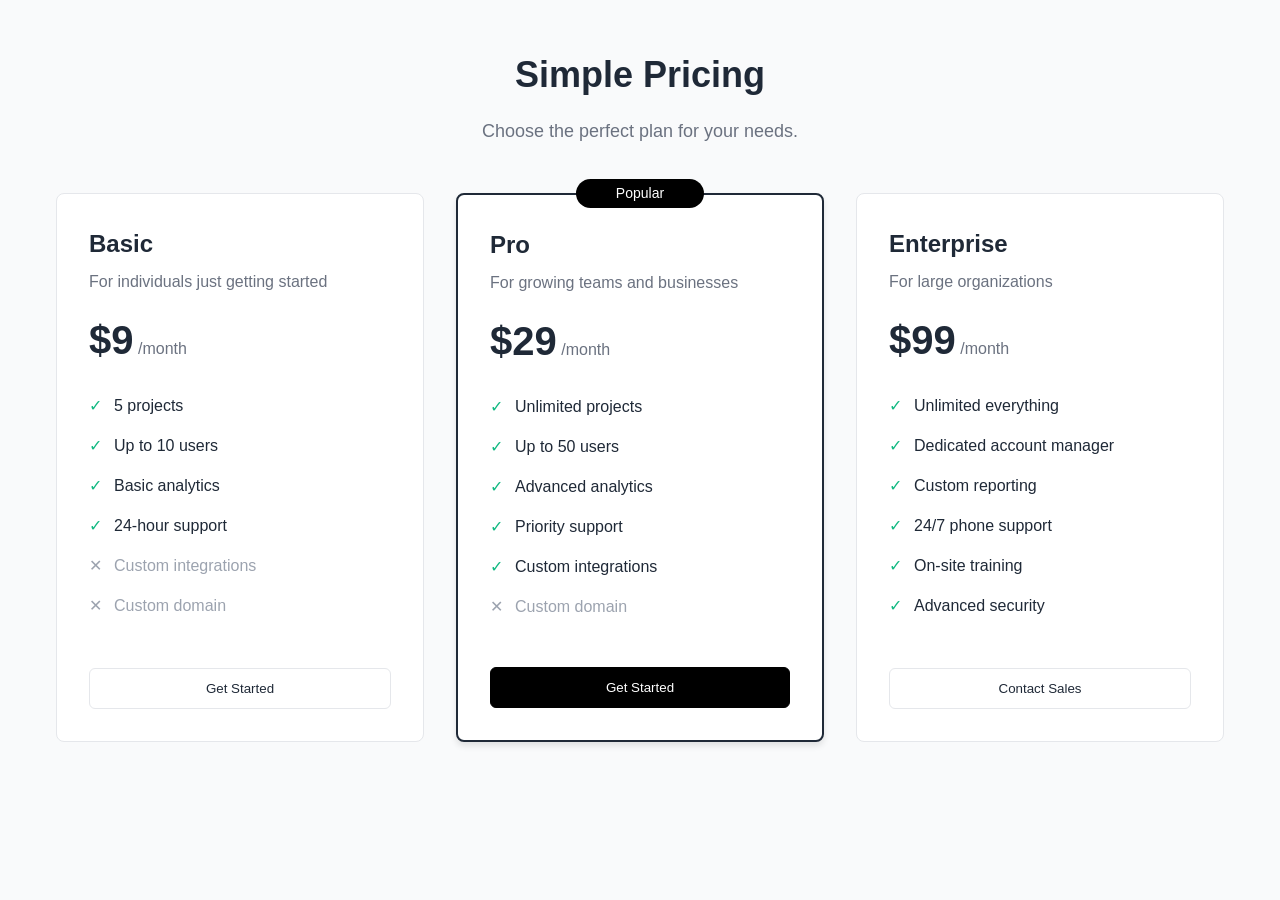
<file: app/demo/price-palette-perfect/simple/index.html>
<!DOCTYPE html>
<html lang="en">
<head>
  <meta charset="UTF-8">
  <meta name="viewport" content="width=device-width, initial-scale=1.0">
  <title>Simple Pricing Table</title>
  <link rel="stylesheet" href="styles.css">
</head>
<body>
  <div class="container">
    <div class="header">
      <h1>Simple Pricing</h1>
      <p>Choose the perfect plan for your needs.</p>
    </div>

    <div class="pricing-table">
      <div class="pricing-card">
        <div class="card-header">
          <h3>Basic</h3>
          <p>For individuals just getting started</p>
          <div class="price">
            <span class="amount">$9</span>
            <span class="period">/month</span>
          </div>
        </div>
        <div class="card-content">
          <ul class="features">
            <li class="feature">
              <span class="feature-icon check">✓</span>
              <span>5 projects</span>
            </li>
            <li class="feature">
              <span class="feature-icon check">✓</span>
              <span>Up to 10 users</span>
            </li>
            <li class="feature">
              <span class="feature-icon check">✓</span>
              <span>Basic analytics</span>
            </li>
            <li class="feature">
              <span class="feature-icon check">✓</span>
              <span>24-hour support</span>
            </li>
            <li class="feature">
              <span class="feature-icon cross">✕</span>
              <span class="inactive">Custom integrations</span>
            </li>
            <li class="feature">
              <span class="feature-icon cross">✕</span>
              <span class="inactive">Custom domain</span>
            </li>
          </ul>
        </div>
        <div class="card-footer">
          <button class="button button-outline">Get Started</button>
        </div>
      </div>

      <div class="pricing-card featured">
        <div class="popular-badge">Popular</div>
        <div class="card-header">
          <h3>Pro</h3>
          <p>For growing teams and businesses</p>
          <div class="price">
            <span class="amount">$29</span>
            <span class="period">/month</span>
          </div>
        </div>
        <div class="card-content">
          <ul class="features">
            <li class="feature">
              <span class="feature-icon check">✓</span>
              <span>Unlimited projects</span>
            </li>
            <li class="feature">
              <span class="feature-icon check">✓</span>
              <span>Up to 50 users</span>
            </li>
            <li class="feature">
              <span class="feature-icon check">✓</span>
              <span>Advanced analytics</span>
            </li>
            <li class="feature">
              <span class="feature-icon check">✓</span>
              <span>Priority support</span>
            </li>
            <li class="feature">
              <span class="feature-icon check">✓</span>
              <span>Custom integrations</span>
            </li>
            <li class="feature">
              <span class="feature-icon cross">✕</span>
              <span class="inactive">Custom domain</span>
            </li>
          </ul>
        </div>
        <div class="card-footer">
          <button class="button button-filled">Get Started</button>
        </div>
      </div>

      <div class="pricing-card">
        <div class="card-header">
          <h3>Enterprise</h3>
          <p>For large organizations</p>
          <div class="price">
            <span class="amount">$99</span>
            <span class="period">/month</span>
          </div>
        </div>
        <div class="card-content">
          <ul class="features">
            <li class="feature">
              <span class="feature-icon check">✓</span>
              <span>Unlimited everything</span>
            </li>
            <li class="feature">
              <span class="feature-icon check">✓</span>
              <span>Dedicated account manager</span>
            </li>
            <li class="feature">
              <span class="feature-icon check">✓</span>
              <span>Custom reporting</span>
            </li>
            <li class="feature">
              <span class="feature-icon check">✓</span>
              <span>24/7 phone support</span>
            </li>
            <li class="feature">
              <span class="feature-icon check">✓</span>
              <span>On-site training</span>
            </li>
            <li class="feature">
              <span class="feature-icon check">✓</span>
              <span>Advanced security</span>
            </li>
          </ul>
        </div>
        <div class="card-footer">
          <button class="button button-outline">Contact Sales</button>
        </div>
      </div>
    </div>
  </div>
</body>
</html>
</file>
<file: app/demo/price-palette-perfect/styles.css>
/* Global styles */
* {
  box-sizing: border-box;
  margin: 0;
  padding: 0;
  font-family: -apple-system, BlinkMacSystemFont, 'Segoe UI', Roboto, Oxygen, Ubuntu, Cantarell, 'Open Sans', 'Helvetica Neue', sans-serif;
}

body {
  background-color: #f9fafb;
  color: #1f2937;
  line-height: 1.5;
}

.container {
  max-width: 1200px;
  margin: 0 auto;
  padding: 3rem 1rem;
}

.main-header {
  text-align: center;
  margin-bottom: 3rem;
}

.main-header h1 {
  font-size: 2.5rem;
  font-weight: bold;
  margin-bottom: 1rem;
}

.main-header p {
  font-size: 1.25rem;
  color: #6b7280;
  max-width: 600px;
  margin: 0 auto;
}

/* Template Grid */
.template-grid {
  display: grid;
  grid-template-columns: repeat(auto-fill, minmax(300px, 1fr));
  gap: 2rem;
}

.template-card {
  text-decoration: none;
  color: #1f2937;
  border-radius: 0.75rem;
  overflow: hidden;
  background-color: white;
  box-shadow: 0 4px 6px rgba(0, 0, 0, 0.1);
  transition: all 0.3s ease;
}

.template-card:hover {
  transform: translateY(-5px);
  box-shadow: 0 10px 15px rgba(0, 0, 0, 0.1);
}

.card-preview {
  width: 100%;
  height: 200px;
  overflow: hidden;
  position: relative;
  background-color: #f3f4f6;
}

.preview-image {
  width: 100%;
  height: 100%;
  display: flex;
  align-items: center;
  justify-content: center;
  color: white;
  font-weight: bold;
  text-shadow: 0 1px 3px rgba(0, 0, 0, 0.3);
  transition: transform 0.3s ease;
}

/* Unique colorful backgrounds for each template type */
.preview-modern {
  background: linear-gradient(135deg, #4f46e5, #818cf8);
}

.preview-gradient {
  background: linear-gradient(135deg, #6366f1, #ec4899);
}

.preview-minimalist {
  background: linear-gradient(135deg, #1e293b, #475569);
}

.preview-card {
  background: linear-gradient(135deg, #8b5cf6, #d946ef);
}

.preview-animated {
  background: linear-gradient(135deg, #0ea5e9, #22d3ee);
}

.preview-simple {
  background: linear-gradient(135deg, #10b981, #34d399);
}

.preview-colorful {
  background: linear-gradient(135deg, #f97316, #fb923c);
}

.preview-enterprise {
  background: linear-gradient(135deg, #4b5563, #6b7280);
}

.template-card:hover .preview-image {
  transform: scale(1.05);
}

.card-info {
  padding: 1.5rem;
}

.card-info h3 {
  font-size: 1.25rem;
  margin-bottom: 0.5rem;
}

.card-info p {
  color: #6b7280;
  font-size: 0.875rem;
}

.main-footer {
  margin-top: 4rem;
  text-align: center;
  color: #6b7280;
}

.copyright {
  margin-top: 1rem;
  font-size: 0.875rem;
}

@media (max-width: 768px) {
  .template-grid {
    grid-template-columns: repeat(auto-fill, minmax(250px, 1fr));
    gap: 1.5rem;
  }
  
  .card-preview {
    height: 150px;
  }
}
</file>
<file: app/demo/price-palette-perfect/animated/styles.css>
/* Global styles */
* {
  box-sizing: border-box;
  margin: 0;
  padding: 0;
  font-family: -apple-system, BlinkMacSystemFont, 'Segoe UI', Roboto, Oxygen, Ubuntu, Cantarell, 'Open Sans', 'Helvetica Neue', sans-serif;
}

body {
  background-color: #f9fafb;
  color: #1f2937;
  line-height: 1.5;
}

.container {
  max-width: 1200px;
  margin: 0 auto;
  padding: 3rem 1rem;
}

.header {
  text-align: center;
  margin-bottom: 2.5rem;
}

.header h1 {
  font-size: 2.25rem;
  font-weight: bold;
  margin-bottom: 1rem;
}

.header p {
  font-size: 1.125rem;
  color: #6b7280;
  max-width: 600px;
  margin: 0 auto;
}

/* Toggle Switch */
.billing-toggle {
  display: flex;
  align-items: center;
  justify-content: center;
  margin: 0 auto 3rem;
  position: relative;
  background-color: #f3f4f6;
  border-radius: 9999px;
  padding: 0.25rem;
  width: fit-content;
}

.toggle-option {
  padding: 0.75rem 1.5rem;
  border-radius: 9999px;
  border: none;
  background: transparent;
  cursor: pointer;
  position: relative;
  z-index: 2;
  transition: color 0.3s ease;
  font-weight: 500;
}

.toggle-option.active {
  color: #1f2937;
}

.toggle-option:not(.active) {
  color: #6b7280;
}

.toggle-slider {
  position: absolute;
  top: 0.25rem;
  left: 0.25rem;
  width: calc(50% - 0.25rem);
  height: calc(100% - 0.5rem);
  background-color: white;
  border-radius: 9999px;
  z-index: 1;
  transition: transform 0.3s ease;
  box-shadow: 0 1px 3px rgba(0, 0, 0, 0.1);
}

.discount {
  position: absolute;
  top: -0.75rem;
  right: -0.5rem;
  background-color: #8b5cf6;
  color: white;
  font-size: 0.625rem;
  font-weight: bold;
  padding: 0.125rem 0.375rem;
  border-radius: 9999px;
}

/* Pricing Table */
.pricing-table {
  display: grid;
  grid-template-columns: 1fr;
  gap: 2rem;
}

@media (min-width: 768px) {
  .pricing-table {
    grid-template-columns: repeat(3, 1fr);
  }
}

/* Pricing Card */
.pricing-card {
  position: relative;
  display: flex;
  flex-direction: column;
  border-radius: 1rem;
  border: 1px solid #e5e7eb;
  background-color: white;
  overflow: hidden;
  box-shadow: 0 4px 6px rgba(0, 0, 0, 0.05);
  transition: all 0.3s ease;
  opacity: 0;
  transform: translateY(20px);
}

.pricing-card.show {
  opacity: 1;
  transform: translateY(0);
}

.pricing-card:hover {
  transform: translateY(-5px);
  box-shadow: 0 10px 15px rgba(0, 0, 0, 0.1);
}

.pricing-card.popular {
  border: 2px solid #8b5cf6;
  box-shadow: 0 8px 16px rgba(0, 0, 0, 0.1);
}

.popular-badge {
  position: absolute;
  top: 0;
  left: 0;
  right: 0;
  background-color: #8b5cf6;
  color: white;
  text-align: center;
  padding: 0.375rem 0;
  font-size: 0.75rem;
  font-weight: 600;
}

.card-header {
  padding: 2rem 2rem 1rem;
}

.popular .card-header {
  padding-top: 3rem;
}

.card-header h3 {
  font-size: 1.5rem;
  font-weight: 600;
  margin-bottom: 0.5rem;
}

.card-header p {
  color: #6b7280;
  font-size: 0.875rem;
  margin-bottom: 1rem;
}

.price {
  margin: 1.5rem 0;
}

.amount {
  font-size: 2.5rem;
  font-weight: bold;
  transition: all 0.3s ease;
}

.period {
  color: #6b7280;
  font-size: 0.875rem;
}

.card-content {
  flex-grow: 1;
  padding: 0 2rem;
}

.features {
  list-style-type: none;
}

.feature {
  display: flex;
  align-items: center;
  padding: 0.75rem 0;
}

.check-icon {
  color: #10b981;
  margin-right: 0.75rem;
}

.check-icon.popular {
  color: #8b5cf6;
}

.cross-icon {
  color: #d1d5db;
  margin-right: 0.75rem;
}

.inactive {
  color: #9ca3af;
}

.card-footer {
  padding: 1.5rem 2rem 2rem;
}

.button {
  display: block;
  width: 100%;
  padding: 0.75rem;
  border-radius: 0.5rem;
  background-color: #f3f4f6;
  border: none;
  font-weight: 500;
  transition: all 0.3s ease;
  cursor: pointer;
  color: #1f2937;
}

.button:hover {
  background-color: #e5e7eb;
}

.popular-button {
  background-color: #8b5cf6;
  color: white;
}

.popular-button:hover {
  background-color: #7c3aed;
}

/* Animation keyframes */
@keyframes fadeIn {
  from {
    opacity: 0;
    transform: translateY(20px);
  }
  to {
    opacity: 1;
    transform: translateY(0);
  }
}
</file>
<file: app/demo/price-palette-perfect/card/styles.css>
/* Global styles */
* {
  box-sizing: border-box;
  margin: 0;
  padding: 0;
  font-family: -apple-system, BlinkMacSystemFont, 'Segoe UI', Roboto, Oxygen, Ubuntu, Cantarell, 'Open Sans', 'Helvetica Neue', sans-serif;
}

body {
  background-color: #f9fafb;
  color: #1f2937;
  line-height: 1.5;
}

.container {
  max-width: 1200px;
  margin: 0 auto;
  padding: 3rem 1rem;
}

.header {
  text-align: center;
  margin-bottom: 2.5rem;
}

.header h1 {
  font-size: 2.25rem;
  font-weight: bold;
  margin-bottom: 1rem;
}

.header p {
  font-size: 1.125rem;
  color: #6b7280;
  max-width: 600px;
  margin: 0 auto;
}

/* Pricing Table */
.pricing-table {
  display: grid;
  grid-template-columns: 1fr;
  gap: 2rem;
}

@media (min-width: 768px) {
  .pricing-table {
    grid-template-columns: repeat(3, 1fr);
  }
}

/* Pricing Card */
.pricing-card {
  position: relative;
  display: flex;
  flex-direction: column;
  height: 100%;
  border-radius: 0.75rem;
  overflow: hidden;
  background-color: #fff;
  box-shadow: 0 1px 3px rgba(0, 0, 0, 0.1);
  transition: all 0.2s ease;
}

.pricing-card:hover {
  box-shadow: 0 8px 16px rgba(0, 0, 0, 0.1);
}

.pricing-card.popular {
  border: 1px solid #8b5cf6;
  box-shadow: 0 4px 8px rgba(0, 0, 0, 0.1);
}

.popular-badge {
  position: absolute;
  top: 0;
  left: 0;
  right: 0;
  background-color: #8b5cf6;
  color: white;
  text-align: center;
  padding: 0.375rem 0;
  font-size: 0.75rem;
  font-weight: 600;
}

.card-header {
  padding: 1.5rem 1.5rem 0.5rem;
}

.popular .card-header {
  padding-top: 2.5rem;
}

.card-header h3 {
  font-size: 1.25rem;
  font-weight: 600;
  margin-bottom: 0.5rem;
}

.card-header p {
  color: #6b7280;
  font-size: 0.875rem;
}

.price {
  margin-top: 0.5rem;
}

.amount {
  font-size: 1.875rem;
  font-weight: bold;
}

.period {
  font-size: 0.875rem;
  color: #6b7280;
  margin-left: 0.25rem;
}

.card-content {
  flex: 1;
  padding: 1rem 1.5rem;
}

.features {
  list-style-type: none;
  margin: 0;
  padding: 0;
}

.feature {
  display: flex;
  align-items: flex-start;
  margin-bottom: 0.75rem;
}

.check-icon {
  color: #8b5cf6;
  margin-right: 0.75rem;
  font-weight: bold;
}

.card-footer {
  padding: 1.5rem;
}

.button {
  display: block;
  width: 100%;
  padding: 0.625rem;
  border-radius: 0.375rem;
  font-weight: 500;
  text-align: center;
  cursor: pointer;
  transition: all 0.2s ease;
}

.button-primary {
  background-color: #8b5cf6;
  border: none;
  color: white;
}

.button-primary:hover {
  background-color: #7c3aed;
}

.button-outline {
  background-color: transparent;
  border: 1px solid #d1d5db;
  color: #1f2937;
}

.button-outline:hover {
  background-color: #f3f4f6;
}

.popular .button-outline {
  border-color: #8b5cf6;
  color: #8b5cf6;
}

.popular .button-outline:hover {
  background-color: #f5f3ff;
}
</file>
<file: app/demo/price-palette-perfect/colorful/styles.css>
/* Global styles */
* {
  box-sizing: border-box;
  margin: 0;
  padding: 0;
  font-family: -apple-system, BlinkMacSystemFont, 'Segoe UI', Roboto, Oxygen, Ubuntu, Cantarell, 'Open Sans', 'Helvetica Neue', sans-serif;
}

body {
  background-color: #f9fafb;
  color: #1f2937;
  line-height: 1.5;
}

.container {
  max-width: 1200px;
  margin: 0 auto;
  padding: 3rem 1rem;
}

.header {
  text-align: center;
  margin-bottom: 2.5rem;
}

.header h1 {
  font-size: 2.25rem;
  font-weight: bold;
  margin-bottom: 1rem;
}

.header p {
  font-size: 1.125rem;
  color: #6b7280;
  max-width: 600px;
  margin: 0 auto;
}

/* Pricing Table */
.pricing-table {
  display: grid;
  grid-template-columns: 1fr;
  gap: 2rem;
}

@media (min-width: 768px) {
  .pricing-table {
    grid-template-columns: repeat(3, 1fr);
  }
}

/* Pricing Card */
.pricing-card {
  display: flex;
  flex-direction: column;
  border-radius: 1rem;
  overflow: hidden;
  background-color: #fff;
  box-shadow: 0 4px 6px rgba(0, 0, 0, 0.1);
}

.card-header {
  position: relative;
  padding: 1.5rem;
  color: #fff;
}

.green {
  background-color: #d1fae5;
  color: #047857;
}

.red {
  background-color: #fee2e2;
  color: #dc2626;
}

.purple {
  background-color: #f3e8ff;
  color: #7e22ce;
}

.card-header h3 {
  font-size: 1.5rem;
  font-weight: 600;
  margin-bottom: 1rem;
}

.price {
  display: flex;
  align-items: baseline;
}

.amount {
  font-size: 2.5rem;
  font-weight: bold;
}

.period {
  margin-left: 0.25rem;
}

.popular-tag {
  position: absolute;
  bottom: -0.75rem;
  left: 50%;
  transform: translateX(-50%);
  background-color: #ef4444;
  color: white;
  font-size: 0.75rem;
  font-weight: 600;
  padding: 0.25rem 1rem;
  border-radius: 1rem;
}

.card-content {
  padding: 2rem 1.5rem 1.5rem;
  flex-grow: 1;
  display: flex;
  flex-direction: column;
}

.features {
  list-style-type: none;
  margin: 0;
  padding: 0;
  margin-bottom: 1.5rem;
  flex-grow: 1;
}

.feature {
  display: flex;
  align-items: center;
  margin-bottom: 1rem;
}

.check-icon {
  display: inline-flex;
  align-items: center;
  justify-content: center;
  width: 1.25rem;
  height: 1.25rem;
  margin-right: 0.75rem;
  font-size: 0.75rem;
}

.cross-icon {
  display: inline-flex;
  align-items: center;
  justify-content: center;
  width: 1.25rem;
  height: 1.25rem;
  margin-right: 0.75rem;
  font-size: 0.75rem;
  color: #9ca3af;
}

.inactive {
  color: #9ca3af;
}

.button {
  display: block;
  width: 100%;
  padding: 0.75rem;
  border-radius: 0.5rem;
  font-weight: 500;
  text-align: center;
  color: white;
  border: none;
  cursor: pointer;
}

.green-button {
  background-color: #10b981;
}

.green-button:hover {
  background-color: #059669;
}

.red-button {
  background-color: #ef4444;
}

.red-button:hover {
  background-color: #dc2626;
}

.purple-button {
  background-color: #8b5cf6;
}

.purple-button:hover {
  background-color: #7c3aed;
}
</file>
<file: app/demo/price-palette-perfect/enterprise/styles.css>
/* Global styles */
* {
  box-sizing: border-box;
  margin: 0;
  padding: 0;
  font-family: -apple-system, BlinkMacSystemFont, 'Segoe UI', Roboto, Oxygen, Ubuntu, Cantarell, 'Open Sans', 'Helvetica Neue', sans-serif;
}

body {
  background-color: #f9fafb;
  color: #1f2937;
  line-height: 1.5;
}

.container {
  max-width: 1200px;
  margin: 0 auto;
  padding: 3rem 1rem;
}

.header {
  text-align: center;
  margin-bottom: 2.5rem;
}

.header h1 {
  font-size: 2.25rem;
  font-weight: bold;
  margin-bottom: 1rem;
}

.header p {
  font-size: 1.125rem;
  color: #6b7280;
  max-width: 600px;
  margin: 0 auto;
}

/* Comparison Table */
.comparison-wrapper {
  overflow-x: auto;
  box-shadow: 0 4px 6px rgba(0, 0, 0, 0.1);
  border-radius: 0.75rem;
}

.comparison-table {
  width: 100%;
  min-width: 800px;
  border-collapse: collapse;
  background-color: #fff;
  border-radius: 0.75rem;
  overflow: hidden;
}

.comparison-table th {
  padding: 1.5rem 1rem;
  text-align: center;
  font-weight: 600;
}

.comparison-table td {
  padding: 1rem;
  text-align: center;
  border-top: 1px solid #e5e7eb;
}

.comparison-table th:first-child,
.comparison-table td:first-child {
  text-align: left;
  padding-left: 1.5rem;
}

.highlighted-column {
  background-color: #f3f4f6;
}

.category-row {
  background-color: #f9fafb;
}

.category-row td {
  padding: 0.75rem 1.5rem;
  font-weight: 600;
  text-align: left;
}

.plan-name {
  font-size: 1.25rem;
  font-weight: 600;
}

.plan-price {
  font-size: 1.75rem;
  font-weight: 700;
  margin-top: 0.5rem;
}

.plan-period {
  color: #6b7280;
  font-size: 0.875rem;
  margin-bottom: 1rem;
}

.check {
  color: #10b981;
}

.cross {
  color: #9ca3af;
}

/* Buttons */
.button {
  display: inline-block;
  padding: 0.5rem 1.25rem;
  border-radius: 0.375rem;
  font-weight: 500;
  cursor: pointer;
  transition: all 0.2s ease;
  margin-top: 0.5rem;
}

.button-filled {
  background-color: #000;
  color: #fff;
  border: none;
}

.button-filled:hover {
  background-color: #1f2937;
}

.button-outline {
  background-color: transparent;
  border: 1px solid #d1d5db;
  color: #1f2937;
}

.button-outline:hover {
  background-color: #f3f4f6;
}

/* Tooltip */
.feature-with-tooltip {
  display: flex;
  align-items: center;
}

.tooltip-icon {
  margin-left: 0.375rem;
  font-size: 0.75rem;
  width: 1rem;
  height: 1rem;
  display: inline-flex;
  align-items: center;
  justify-content: center;
  border-radius: 50%;
  background-color: #e5e7eb;
  color: #6b7280;
  cursor: help;
}

.tooltip {
  position: fixed;
  background-color: #1f2937;
  color: #fff;
  padding: 0.5rem 0.75rem;
  border-radius: 0.25rem;
  z-index: 100;
  max-width: 200px;
  font-size: 0.75rem;
  box-shadow: 0 2px 4px rgba(0, 0, 0, 0.2);
  pointer-events: none;
}

.tooltip::after {
  content: '';
  position: absolute;
  bottom: -5px;
  left: 50%;
  transform: translateX(-50%);
  border-width: 5px 5px 0;
  border-style: solid;
  border-color: #1f2937 transparent transparent transparent;
}

@media (max-width: 640px) {
  .comparison-table {
    font-size: 0.875rem;
  }
  
  .comparison-table th,
  .comparison-table td {
    padding: 0.75rem 0.5rem;
  }
  
  .plan-price {
    font-size: 1.5rem;
  }
}
</file>
<file: app/demo/price-palette-perfect/gradient/styles.css>
/* Global styles */
* {
  box-sizing: border-box;
  margin: 0;
  padding: 0;
  font-family: -apple-system, BlinkMacSystemFont, 'Segoe UI', Roboto, Oxygen, Ubuntu, Cantarell, 'Open Sans', 'Helvetica Neue', sans-serif;
}

body {
  background-color: #f9fafb;
  color: #1f2937;
  line-height: 1.5;
}

.container {
  max-width: 1200px;
  margin: 0 auto;
  padding: 3rem 1rem;
}

.header {
  text-align: center;
  margin-bottom: 3rem;
}

.header h1 {
  font-size: 2.25rem;
  font-weight: bold;
  margin-bottom: 1rem;
}

.header p {
  font-size: 1.125rem;
  color: #6b7280;
  max-width: 600px;
  margin: 0 auto;
}

/* Pricing Table */
.pricing-table {
  display: grid;
  grid-template-columns: 1fr;
  gap: 2rem;
}

@media (min-width: 768px) {
  .pricing-table {
    grid-template-columns: repeat(3, 1fr);
  }
}

/* Pricing Card */
.pricing-card {
  border-radius: 1rem;
  overflow: hidden;
  background-color: #fff;
  box-shadow: 0 4px 6px rgba(0, 0, 0, 0.1);
  transition: all 0.3s ease;
}

.pricing-card:hover {
  transform: translateY(-5px);
  box-shadow: 0 10px 15px rgba(0, 0, 0, 0.1);
}

.card-header {
  padding: 2rem;
  color: white;
}

.blue-gradient {
  background: linear-gradient(135deg, #60a5fa, #3b82f6);
}

.purple-gradient {
  background: linear-gradient(135deg, #c084fc, #8b5cf6);
}

.green-gradient {
  background: linear-gradient(135deg, #6ee7b7, #10b981);
}

.card-header h3 {
  font-size: 1.25rem;
  font-weight: 600;
  margin-bottom: 1rem;
}

.price {
  display: flex;
  align-items: baseline;
  margin-top: 1rem;
}

.amount {
  font-size: 2.5rem;
  font-weight: bold;
}

.period {
  margin-left: 0.25rem;
  opacity: 0.9;
}

.card-header p {
  margin-top: 0.5rem;
  font-size: 0.875rem;
  opacity: 0.9;
}

.card-content {
  padding: 1.5rem;
  border: 1px solid #e5e7eb;
  border-top: none;
  border-bottom-left-radius: 1rem;
  border-bottom-right-radius: 1rem;
}

.features {
  display: flex;
  flex-direction: column;
  gap: 1rem;
  margin-bottom: 1.5rem;
}

.feature {
  display: flex;
  align-items: flex-start;
}

.feature-icon {
  display: flex;
  align-items: center;
  justify-content: center;
  width: 1.5rem;
  height: 1.5rem;
  border-radius: 50%;
  margin-right: 0.75rem;
  font-size: 0.75rem;
  flex-shrink: 0;
}

.blue {
  background-color: rgba(59, 130, 246, 0.1);
  color: #3b82f6;
}

.purple {
  background-color: rgba(139, 92, 246, 0.1);
  color: #8b5cf6;
}

.green {
  background-color: rgba(16, 185, 129, 0.1);
  color: #10b981;
}

.inactive {
  color: #9ca3af;
}

.inactive .feature-icon {
  background-color: #f3f4f6;
  color: #d1d5db;
}

.button {
  display: block;
  width: 100%;
  padding: 0.75rem;
  border-radius: 0.5rem;
  color: white;
  font-weight: 500;
  text-align: center;
  cursor: pointer;
  border: none;
  transition: transform 0.3s ease;
}

.button:hover {
  transform: scale(1.05);
}
</file>
<file: app/demo/price-palette-perfect/minimalist/styles.css>
/* Global styles */
* {
  box-sizing: border-box;
  margin: 0;
  padding: 0;
  font-family: -apple-system, BlinkMacSystemFont, 'Segoe UI', Roboto, Oxygen, Ubuntu, Cantarell, 'Open Sans', 'Helvetica Neue', sans-serif;
}

body {
  background-color: #f9fafb;
  color: #1f2937;
  line-height: 1.5;
}

.container {
  max-width: 1200px;
  margin: 0 auto;
  padding: 3rem 1rem;
}

.header {
  text-align: center;
  margin-bottom: 2rem;
}

.header h1 {
  font-size: 2.25rem;
  font-weight: bold;
  margin-bottom: 1rem;
}

.header p {
  font-size: 1.125rem;
  color: #6b7280;
  max-width: 600px;
  margin: 0 auto;
}

/* Pricing Comparison */
.pricing-comparison {
  overflow-x: auto;
}

.comparison-table {
  width: 100%;
  min-width: 640px;
  border-collapse: collapse;
  text-align: center;
}

.comparison-table th,
.comparison-table td {
  padding: 1rem;
  border-bottom: 1px solid #e5e7eb;
}

.comparison-table th {
  font-weight: 600;
  text-align: center;
}

.comparison-table th:first-child,
.comparison-table td:first-child {
  text-align: left;
  font-weight: 500;
}

.comparison-table thead th {
  background-color: #fff;
  position: sticky;
  top: 0;
}

.pricing-row {
  background-color: transparent;
}

.pricing-row td {
  padding-top: 0.5rem;
  padding-bottom: 1.5rem;
  border-bottom: 1px solid #e5e7eb;
}

.price {
  font-size: 2rem;
  font-weight: 700;
  line-height: 1;
}

.period {
  color: #6b7280;
  margin-top: 0.25rem;
  margin-bottom: 1rem;
}

.button {
  display: inline-block;
  padding: 0.5rem 1rem;
  background-color: transparent;
  border: 1px solid #e5e7eb;
  border-radius: 0.375rem;
  font-size: 0.875rem;
  font-weight: 500;
  color: #1f2937;
  cursor: pointer;
  transition: background-color 0.2s;
}

.button:hover {
  background-color: #f3f4f6;
}

.button-dark {
  background-color: #1f2937;
  color: white;
  border-color: #1f2937;
}

.button-dark:hover {
  background-color: #111827;
}

.highlighted {
  background-color: rgba(243, 244, 246, 0.5);
}

.check {
  color: #10b981;
}

.cross {
  color: #9ca3af;
}

@media (max-width: 640px) {
  .comparison-table {
    font-size: 0.875rem;
  }
  
  .comparison-table th,
  .comparison-table td {
    padding: 0.75rem 0.5rem;
  }
  
  .price {
    font-size: 1.5rem;
  }
}
</file>
<file: app/demo/price-palette-perfect/modern/styles.css>
/* Global styles */
* {
  box-sizing: border-box;
  margin: 0;
  padding: 0;
  font-family: -apple-system, BlinkMacSystemFont, 'Segoe UI', Roboto, Oxygen, Ubuntu, Cantarell, 'Open Sans', 'Helvetica Neue', sans-serif;
}

body {
  background-color: #f9fafb;
  color: #1f2937;
  line-height: 1.5;
}

.container {
  max-width: 1200px;
  margin: 0 auto;
  padding: 3rem 1rem;
}

.header {
  text-align: center;
  margin-bottom: 3rem;
}

.header h1 {
  font-size: 2.25rem;
  font-weight: bold;
  margin-bottom: 1rem;
}

.header p {
  font-size: 1.125rem;
  color: #6b7280;
  max-width: 600px;
  margin: 0 auto;
}

/* Pricing Table */
.pricing-table {
  display: grid;
  grid-template-columns: 1fr;
  gap: 2rem;
}

@media (min-width: 768px) {
  .pricing-table {
    grid-template-columns: repeat(3, 1fr);
  }
}

/* Pricing Card */
.pricing-card {
  position: relative;
  border-radius: 0.5rem;
  border: 1px solid #e5e7eb;
  padding: 1.5rem;
  background-color: #fff;
  box-shadow: 0 1px 3px rgba(0, 0, 0, 0.1);
  transition: all 0.3s ease;
}

.pricing-card:hover {
  box-shadow: 0 4px 6px rgba(0, 0, 0, 0.1);
  transform: translateY(-5px);
}

.pricing-card.featured {
  border: 2px solid #8b5cf6;
  box-shadow: 0 4px 6px rgba(0, 0, 0, 0.1);
}

.badge {
  position: absolute;
  right: 1.5rem;
  top: -0.75rem;
  background-color: #8b5cf6;
  color: white;
  font-size: 0.875rem;
  font-weight: 600;
  padding: 0.25rem 1rem;
  border-radius: 9999px;
}

.card-header {
  margin-bottom: 1.25rem;
}

.card-header h3 {
  font-size: 1.25rem;
  font-weight: 600;
  margin-bottom: 0.5rem;
}

.price {
  display: flex;
  align-items: baseline;
  margin: 0.5rem 0;
}

.amount {
  font-size: 2.25rem;
  font-weight: bold;
}

.period {
  margin-left: 0.25rem;
  color: #6b7280;
}

.card-header p {
  font-size: 0.875rem;
  color: #6b7280;
}

.features {
  margin: 1.5rem 0;
  display: flex;
  flex-direction: column;
  gap: 0.75rem;
}

.feature {
  display: flex;
  align-items: center;
}

.feature-icon {
  color: #8b5cf6;
  margin-right: 0.5rem;
  font-weight: bold;
}

.inactive {
  color: #9ca3af;
}

.inactive .feature-icon {
  color: #d1d5db;
}

/* Buttons */
.button {
  display: block;
  width: 100%;
  padding: 0.5rem 1rem;
  margin-top: 1.5rem;
  border-radius: 0.375rem;
  font-weight: 500;
  text-align: center;
  cursor: pointer;
  transition: all 0.3s ease;
  border: none;
}

.button-primary {
  background-color: #8b5cf6;
  color: white;
}

.button-primary:hover {
  background-color: #7c3aed;
}

.button-outline {
  background-color: transparent;
  border: 1px solid #d1d5db;
  color: #1f2937;
}

.button-outline:hover {
  background-color: #f3f4f6;
}
</file>
<file: app/demo/price-palette-perfect/simple/styles.css>
/* Global styles */
* {
  box-sizing: border-box;
  margin: 0;
  padding: 0;
  font-family: -apple-system, BlinkMacSystemFont, 'Segoe UI', Roboto, Oxygen, Ubuntu, Cantarell, 'Open Sans', 'Helvetica Neue', sans-serif;
}

body {
  background-color: #f9fafb;
  color: #1f2937;
  line-height: 1.5;
}

.container {
  max-width: 1200px;
  margin: 0 auto;
  padding: 3rem 1rem;
}

.header {
  text-align: center;
  margin-bottom: 3rem;
}

.header h1 {
  font-size: 2.25rem;
  font-weight: bold;
  margin-bottom: 1rem;
}

.header p {
  font-size: 1.125rem;
  color: #6b7280;
  max-width: 600px;
  margin: 0 auto;
}

/* Pricing Table */
.pricing-table {
  display: grid;
  grid-template-columns: 1fr;
  gap: 2rem;
}

@media (min-width: 768px) {
  .pricing-table {
    grid-template-columns: repeat(3, 1fr);
  }
}

/* Pricing Card */
.pricing-card {
  position: relative;
  display: flex;
  flex-direction: column;
  border-radius: 0.5rem;
  border: 1px solid #e5e7eb;
  background-color: #fff;
  padding: 2rem;
  transition: all 0.3s ease;
}

.pricing-card.featured {
  border: 2px solid #1f2937;
  box-shadow: 0 4px 6px rgba(0, 0, 0, 0.1);
}

.popular-badge {
  position: absolute;
  top: -1rem;
  left: 0;
  right: 0;
  margin: 0 auto;
  width: 8rem;
  text-align: center;
  background-color: #000;
  color: #fff;
  font-size: 0.875rem;
  font-weight: 500;
  padding: 0.25rem 0;
  border-radius: 9999px;
}

.card-header {
  margin-bottom: 1.5rem;
}

.card-header h3 {
  font-size: 1.5rem;
  font-weight: 700;
  margin-bottom: 0.5rem;
}

.card-header p {
  color: #6b7280;
  margin-bottom: 1rem;
}

.price {
  margin-top: 1rem;
}

.amount {
  font-size: 2.5rem;
  font-weight: 700;
}

.period {
  color: #6b7280;
}

.card-content {
  flex-grow: 1;
  margin-bottom: 2rem;
}

.features {
  list-style-type: none;
}

.feature {
  display: flex;
  align-items: start;
  margin-bottom: 1rem;
}

.feature-icon {
  margin-right: 0.75rem;
  flex-shrink: 0;
}

.check {
  color: #10b981;
}

.cross {
  color: #9ca3af;
}

.inactive {
  color: #9ca3af;
}

.button {
  display: block;
  width: 100%;
  padding: 0.75rem 1rem;
  border-radius: 0.375rem;
  font-weight: 500;
  text-align: center;
  cursor: pointer;
  transition: all 0.3s ease;
}

.button-outline {
  background-color: transparent;
  border: 1px solid #e5e7eb;
  color: #1f2937;
}

.button-outline:hover {
  background-color: #f3f4f6;
}

.button-filled {
  background-color: #000;
  border: 1px solid #000;
  color: #fff;
}

.button-filled:hover {
  background-color: #1f2937;
}
</file>
